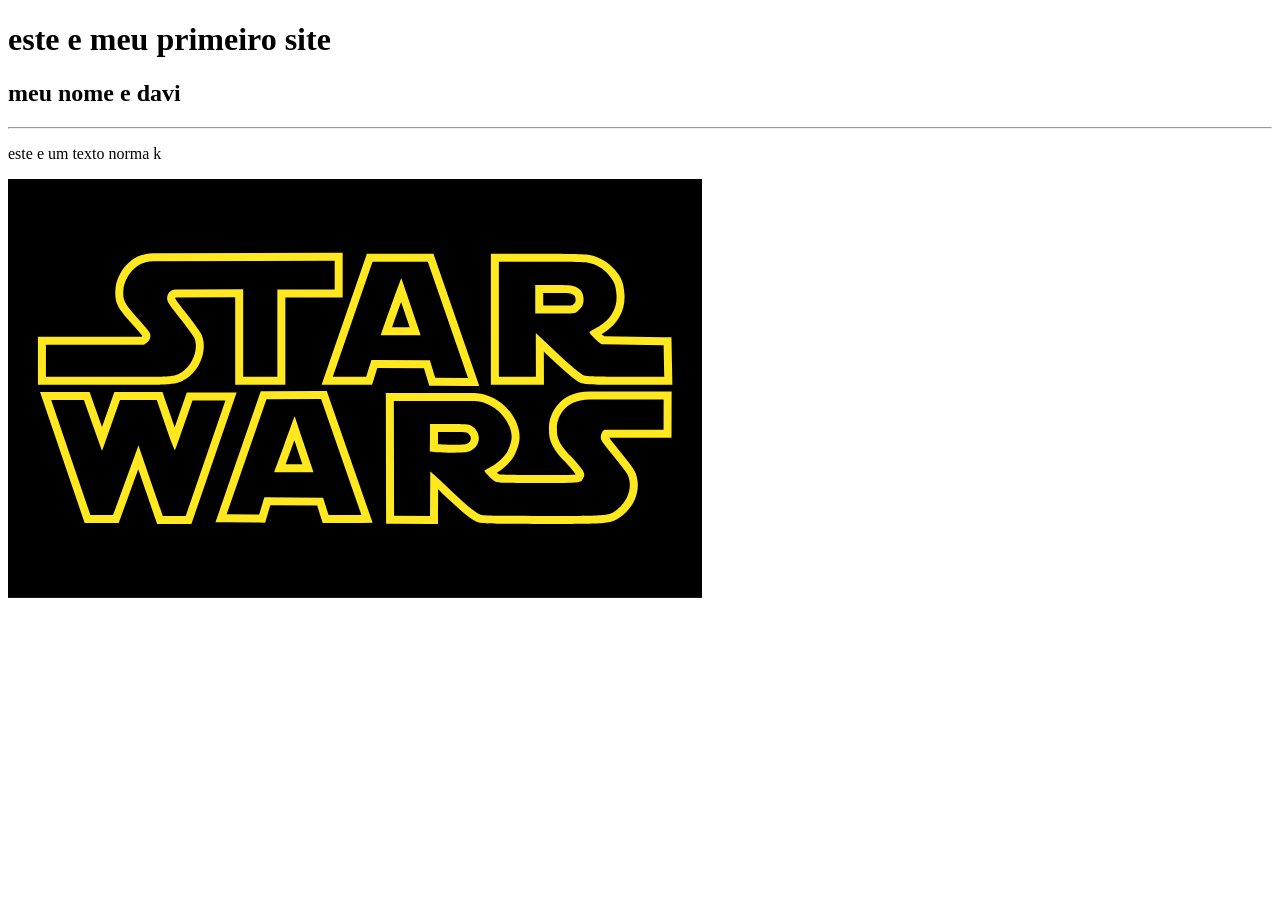
<file: INDEX.HTML>
<!DOCTYPE html>
<html lang="br">

<head>
    <meta charset="UTF-8">
    <meta name="viewport" content="width=device-width, initial-scale=1.0">
    <title>Document</title>
</head>

<body>
    <div>
        <h1>este e meu primeiro site</h1>
        <h2>meu nome e davi</h2>
        <hr>
        <p>este e um texto norma k</p>
        <img src="./Star_Wars_Logo.svg" alt="">
    </div>
</body>



<footer>

</footer>


</html>
</file>
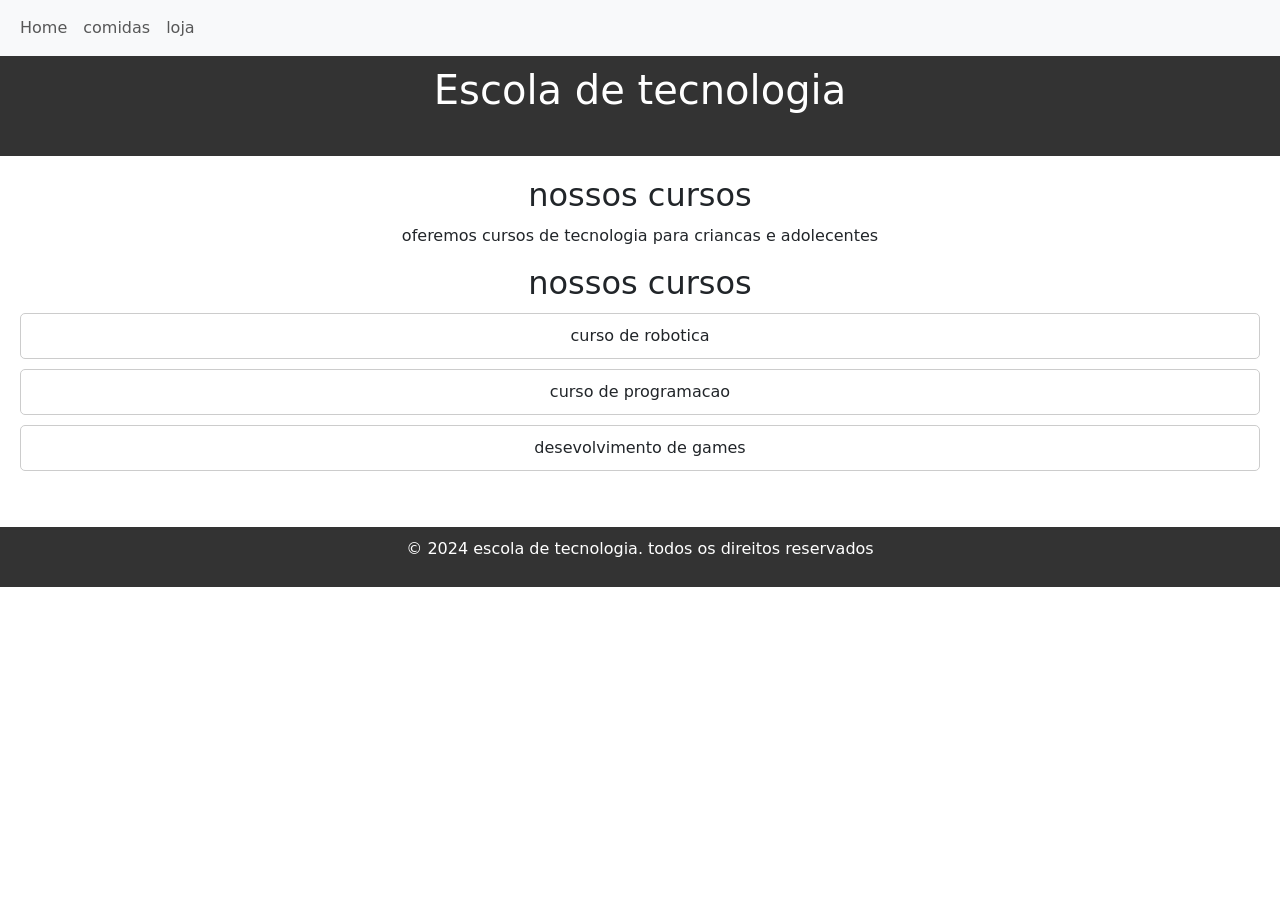
<file: src/pages/index.html>
<!DOCTYPE html>
<html lang="en">
<head>
    <meta charset="UTF-8">
    <meta name="viewport" content="width=device-width, initial-scale=1.0">
    <title>escola de tecnologia</title>
    <link rel="stylesheet" href="../sytle/index.css">
    <link href="https://cdn.jsdelivr.net/npm/bootstrap@5.3.3/dist/css/bootstrap.min.css" rel="stylesheet"
    integrity="sha384-QWTKZyjpPEjISv5WaRU9OFeRpok6YctnYmDr5pNlyT2bRjXh0JMhjY6hW+ALEwIH" crossorigin="anonymous">
<body>
    <nav class="navbar navbar-expand-lg bg-body-tertiary">
        <div class="container-fluid">
            <div class="collapse navbar-collapse" id="navbarScroll">
                <ul class="navbar-nav me-auto my-2 my-lg-0 navbar-nav-scroll" style="--bs-scroll-height: 100px;">
                    <li class="nav-item">
                        <a class="nav-link "  href="../pages/index.html">Home</a>
                    </li>
                    <li class="nav-item">
                        <a class="nav-link" href="../pages/comidas.html">comidas</a>
                    </li>
                 
                        
                 
          
                    
                    <li class="nav-item">
                        <a class="nav-link " href="../pages/loja.html">loja</a>
                    </li>
                </ul>
               
            </div>
        </div>
    </nav>
    <header>
        <h1>Escola de tecnologia</h1>
        <nav>
            <a href="Home"></a>
            <a href="cursos"></a>
            <a href="sobre"></a>
            <a href="contato"></a>
        </nav>
    </header>
<main>
    <section class="intro">
        <h2>nossos cursos</h2>
        <p>oferemos cursos de tecnologia para criancas e adolecentes</p>
    </section>

    <section class="courses">
        <h2>nossos cursos</h2>
        <ul>
            <li>curso de robotica</li>
            <li>curso de programacao</li>
            <li>desevolvimento de games</li>
        </ul>

    </section>
</main>
<footer>
    <p>&copy; 2024 escola de tecnologia. todos os direitos reservados</p>
    <script src="https://cdn.jsdelivr.net/npm/bootstrap@5.3.3/dist/js/bootstrap.bundle.min.js"
    integrity="sha384-YvpcrYf0tY3lHB60NNkmXc5s9fDVZLESaAA55NDzOxhy9GkcIdslK1eN7N6jIeHz"
    crossorigin="anonymous"></script>
</footer>
</body>
</html>
</file>
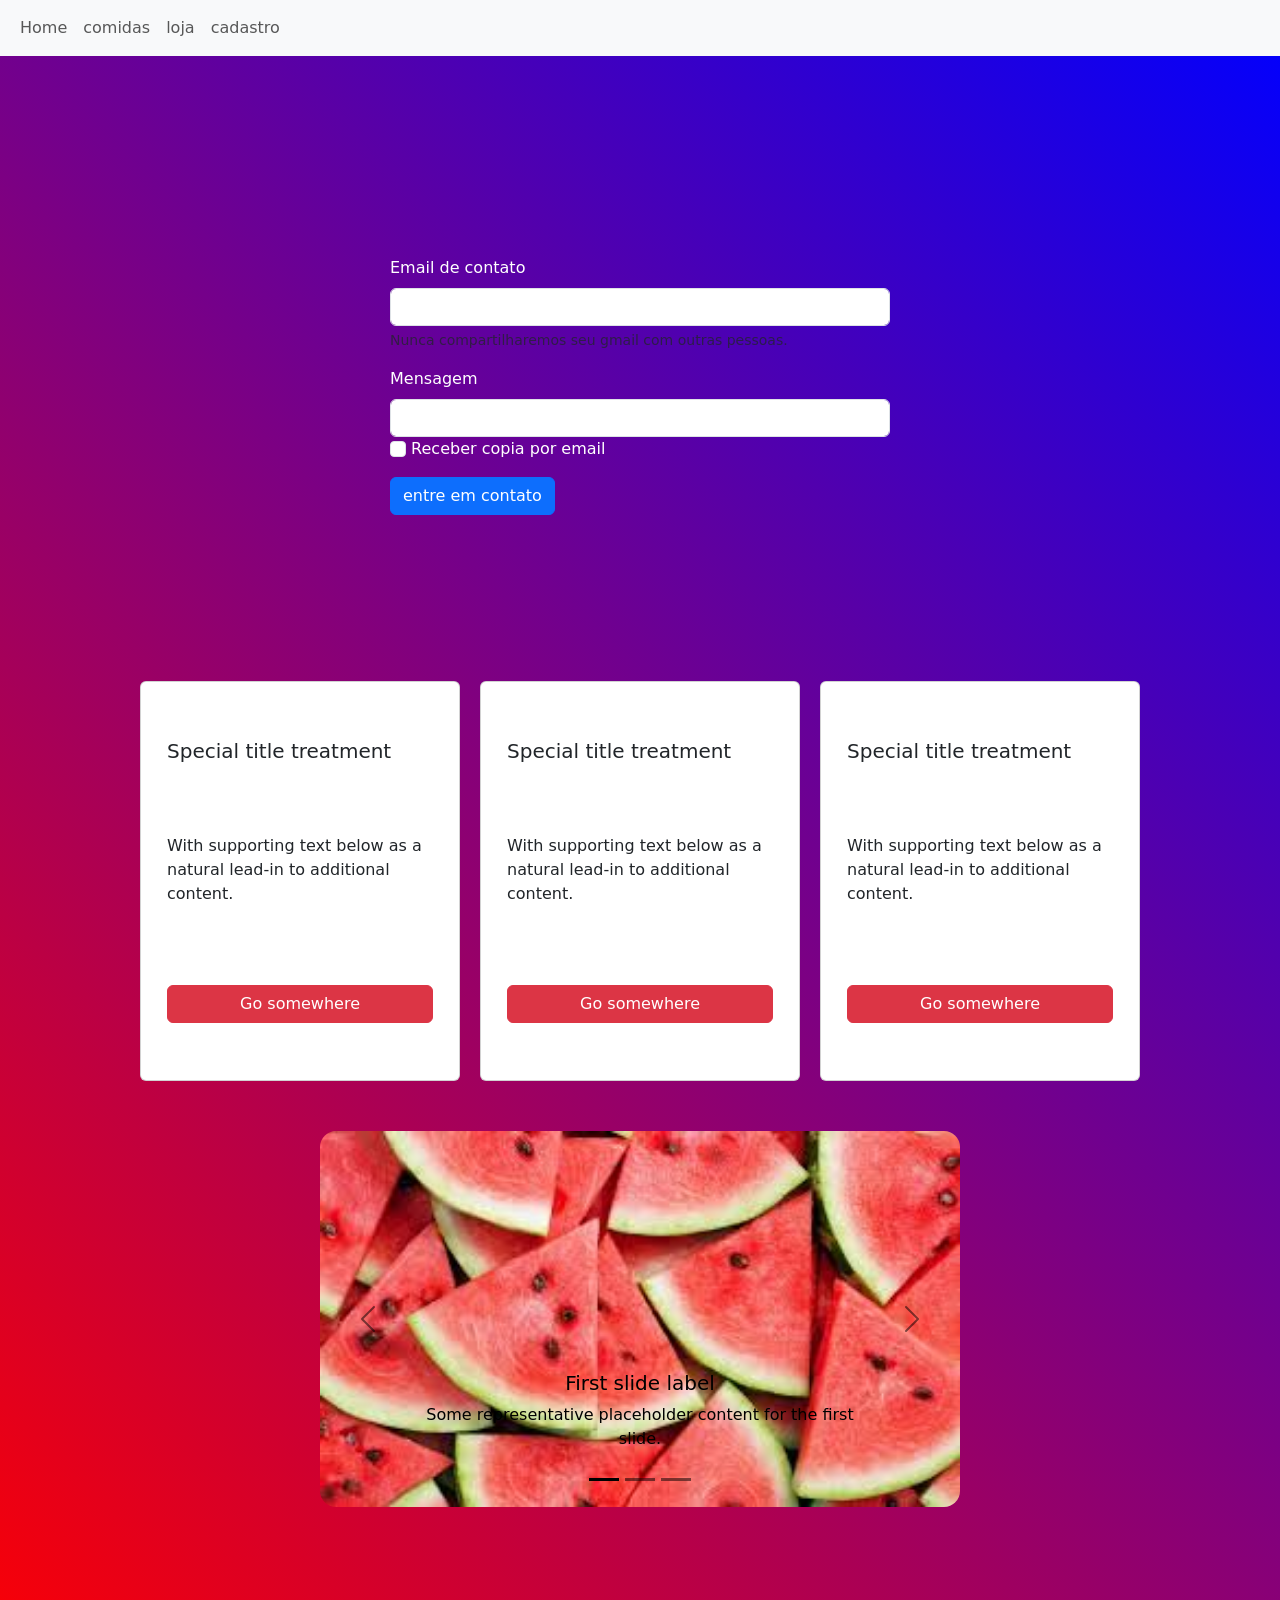
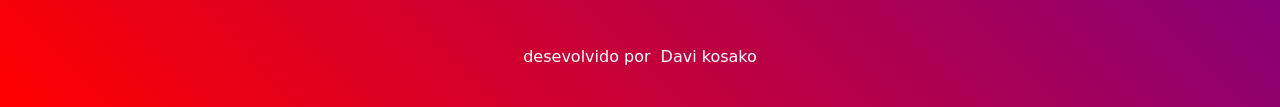
<file: src/pages/cadastro.html>
<!DOCTYPE html>
<html lang="en">

<head>
    <meta charset="UTF-8">
    <meta name="viewport" content="width=device-width, initial-scale=1.0">

    <link rel="stylesheet" href="../sytle/cadastro.css">
    <link href="https://cdn.jsdelivr.net/npm/bootstrap@5.3.3/dist/css/bootstrap.min.css" rel="stylesheet"
        integrity="sha384-QWTKZyjpPEjISv5WaRU9OFeRpok6YctnYmDr5pNlyT2bRjXh0JMhjY6hW+ALEwIH" crossorigin="anonymous">
    <title>Document</title>
</head>

<body>
    <div class="background-color">
        <nav class="navbar navbar-expand-lg bg-body-tertiary">
            <div class="container-fluid">
                <div class="collapse navbar-collapse" id="navbarScroll">
                    <ul class="navbar-nav me-auto my-2 my-lg-0 navbar-nav-scroll" style="--bs-scroll-height: 100px;">
                        <li class="nav-item">
                            <a class="nav-link " href="../pages/index.html">Home</a>
                        </li>
                        <li class="nav-item">
                            <a class="nav-link" href="../pages/comidas.html">comidas</a>
                        </li>
                        <li class="nav-item">
                            
    
                            </a>
                        </li>
                        <li class="nav-item">
                            <a class="nav-link " href="../pages/loja.html">loja</a>
                        </li>
                        <li class="nav-item">
                            <a class="nav-link " href="../pages/cadastro.html">cadastro</a>
                        </li>
                    </ul>
    
                </div>
            </div>
        </nav>
    
        <div id="contato">
            <form class="roboto">
                <div class="mb-3">
                    <label for="exapleInputEmail1" class="form-label">Email de contato</label>
                    <input type="email" class="form-control" id="exapleInputEmail1" aria-describedby="emailHelp">
                    <div id="emailHelp" class="form-text">Nunca compartilharemos seu gmail com outras pessoas.</div>
                </div>
                <div class="mb-3">
                    <label for="exapleInputPassword1" class="form-label">Mensagem</label>
                    <input type="password" class="form-control" id="exapleInputPassword1">
    
                    <div class="mb-3 form check">
                        <input type="checkbox" class="form-check-input" id="exapleCheck1">
                        <label class="form-check-label" for="exampleCheck1">Receber copia por email</label>
                    </div>
                    <button type="submit" class="btn btn-primary ">entre em contato</button>
    
                </div>
            </form>
        </div>
    
        <div id="planos" class="roboto">
            <div class="card w-25">
                <div class="card-body">
                    <h5 class="card-title titulo-plano titulo-plano-red">Special title treatment</h5>
                    <p class="card-text">With supporting text below as a natural lead-in to additional content.</p>
                    <a href="#" class="btn btn-danger">Go somewhere</a>
                </div>
            </div>
            <div class="card w-25">
                <div class="card-body">
                    <h5 class="card-title titulo-plano titulo-plano-red">Special title treatment</h5>
                    <p class="card-text">With supporting text below as a natural lead-in to additional content.</p>
                    <a href="#" class="btn btn-danger">Go somewhere</a>
                </div>
            </div>
            <div class="card w-25">
                <div class="card-body">
                    <h5 class="card-title titulo-plano titulo-plano-red">Special title treatment</h5>
                    <p class="card-text">With supporting text below as a natural lead-in to additional content.</p>
                    <a href="#" class="btn btn-danger">Go somewhere</a>
                </div>
            </div>
        </div>
    
        <div id="sobre">
            <div id="carouselExampleDark" class="carousel carousel-dark w-50 slide">
                <div class="carousel-indicators">
                    <button type="button" data-bs-target="#carouselExampleDark" data-bs-slide-to="0" class="active"
                        aria-current="true" aria-label="Slide 1"></button>
                    <button type="button" data-bs-target="#carouselExampleDark" data-bs-slide-to="1"
                        aria-label="Slide 2"></button>
                    <button type="button" data-bs-target="#carouselExampleDark" data-bs-slide-to="2"
                        aria-label="Slide 3"></button>
                </div>
                <div class="carousel-inner">
                    <div class="carousel-item active" data-bs-interval="10000">
                        <img src="../image/melancia.jfif" class="d-block w-100" alt="...">
                        <div class="carousel-caption d-none d-md-block">
                            <h5>First slide label</h5>
                            <p>Some representative placeholder content for the first slide.</p>
                        </div>
                    </div>
                    <div class="carousel-item" data-bs-interval="2000">
                        <img src="../image/kiwi.jfif" class="d-block w-100" alt="...">
                        <div class="carousel-caption d-none d-md-block">
                            <h5>Second slide label</h5>
                            <p>Some representative placeholder content for the second slide.</p>
                        </div>
                    </div>
                    <div class="carousel-item">
                        <img src="../image/pera.jfif" class="d-block w-100" alt="...">
                        <div class="carousel-caption d-none d-md-block">
                            <h5>Third slide label</h5>
                            <p>Some representative placeholder content for the third slide.</p>
                        </div>
                    </div>
                </div>
                <button class="carousel-control-prev" type="button" data-bs-target="#carouselExampleDark"
                    data-bs-slide="prev">
                    <span class="carousel-control-prev-icon" aria-hidden="true"></span>
                    <span class="visually-hidden">Previous</span>
                </button>
                <button class="carousel-control-next" type="button" data-bs-target="#carouselExampleDark"
                    data-bs-slide="next">
                    <span class="carousel-control-next-icon" aria-hidden="true"></span>
                    <span class="visually-hidden">Next</span>
                </button>
            </div>
        </div>
    
        <div id="rodape" class="roboto">
            desevolvido por <a id="rodape-text" href="https://github.com/kosakinha012">Davi kosako</a>
        </div>
    
    </div>
    
    <script src="https://cdn.jsdelivr.net/npm/bootstrap@5.3.3/dist/js/bootstrap.bundle.min.js"
        integrity="sha384-YvpcrYf0tY3lHB60NNkmXc5s9fDVZLESaAA55NDzOxhy9GkcIdslK1eN7N6jIeHz"
        crossorigin="anonymous"></script>
</body>

</html>
</file>
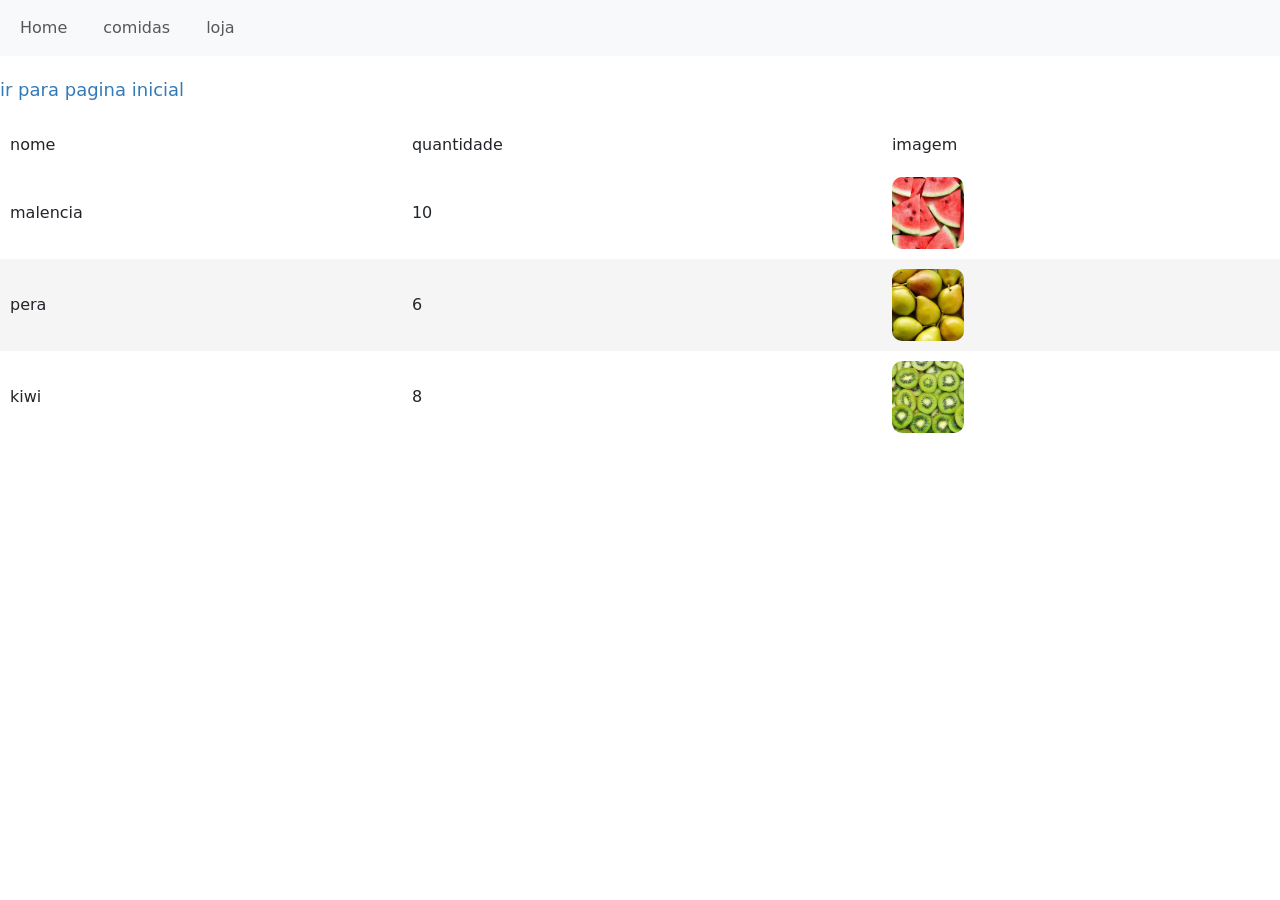
<file: src/pages/comidas.html>
<!DOCTYPE html>
<html lang="en">

<head>
    <meta charset="UTF-8">
    <meta name="viewport" content="width=device-width, initial-scale=1.0">
    <title>Document</title>
    <link rel="stylesheet" href="../sytle/comidas.css">
    <link rel="stylesheet" href="../sytle/global.css">
    <link href="https://cdn.jsdelivr.net/npm/bootstrap@5.3.3/dist/css/bootstrap.min.css" rel="stylesheet"
    integrity="sha384-QWTKZyjpPEjISv5WaRU9OFeRpok6YctnYmDr5pNlyT2bRjXh0JMhjY6hW+ALEwIH" crossorigin="anonymous">
</head>

<body>
    <nav class="navbar navbar-expand-lg bg-body-tertiary">
        <div class="container-fluid">
            <div class="collapse navbar-collapse" id="navbarScroll">
                <ul class="navbar-nav me-auto my-2 my-lg-0 navbar-nav-scroll" style="--bs-scroll-height: 100px;">
                    <li class="nav-item">
                        <a class="nav-link "  href="../pages/index.html">Home</a>
                    </li>
                    <li class="nav-item">
                        <a class="nav-link" href="../pages/comidas.html">comidas</a>
                    </li>
                 
                    <li class="nav-item">
                        <a class="nav-link " href="../pages/loja.html">loja</a>
                    </li>
                </ul>
               
            </div>
        </div>
    </nav>
    <table>
        <thead>
            <tr>
                <b>
                    <td>nome</td>
                    <td>quantidade</td>
                    <td>imagem</td>
                </b>
            </tr>
        </thead>
        <tbody>
            <tr>
                <td>malencia</td>
                <td>10</td>
                <td><img src="../image/melancia.jfif" width="72"></td>
            </tr>
            <tr>
                <td>pera</td>
                <td>6</td>
                <td><img src="../image/kiwi.jfif" width="72"></td>
            </tr>
            <tr>
                <td>kiwi</td>
                <td>8</td>
                <td><img src="../image/pera.jfif" width="72"></td>
            </tr>
            <div id="links-comidas">
                <a href="../pages/index.html">ir para pagina inicial</a>
            </div>
        </tbody>
        <tfoot></tfoot>

    </table>
    <script src="https://cdn.jsdelivr.net/npm/bootstrap@5.3.3/dist/js/bootstrap.bundle.min.js"
    integrity="sha384-YvpcrYf0tY3lHB60NNkmXc5s9fDVZLESaAA55NDzOxhy9GkcIdslK1eN7N6jIeHz"
    crossorigin="anonymous"></script>
</body>

</html>
</file>
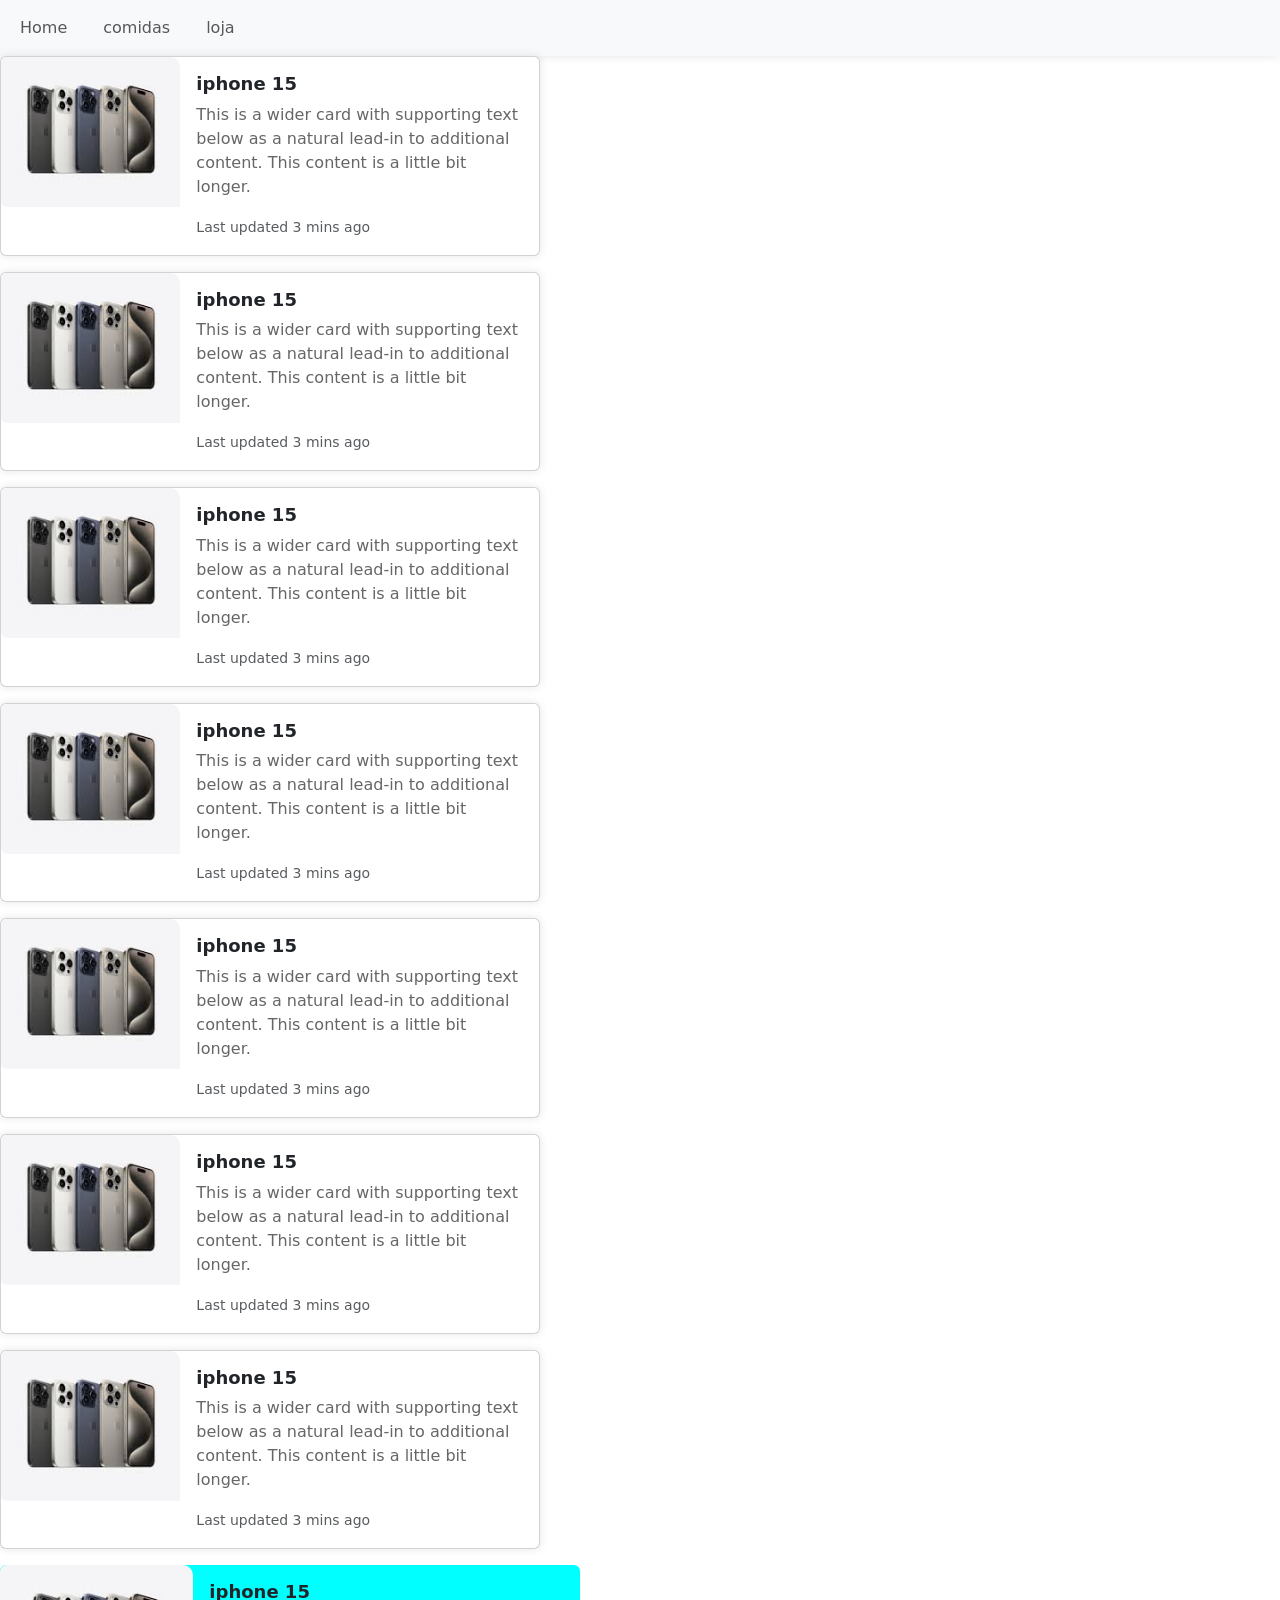
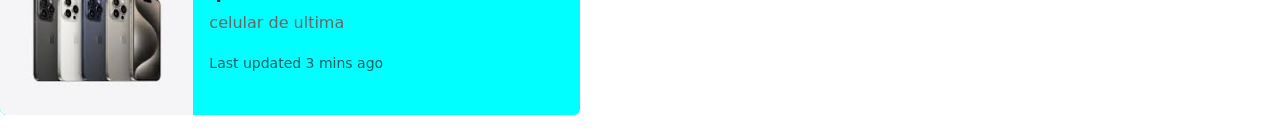
<file: src/pages/loja.html>
<!DOCTYPE html>
<html lang="en">

<head>
    <style>

    </style>
    <meta charset="UTF-8">
    <meta name="viewport" content="width=device-width, initial-scale=1.0">
    <title>Document</title>
    <link rel="stylesheet" href="../sytle/loja.css">
    <link href="https://cdn.jsdelivr.net/npm/bootstrap@5.3.3/dist/css/bootstrap.min.css" rel="stylesheet"
        integrity="sha384-QWTKZyjpPEjISv5WaRU9OFeRpok6YctnYmDr5pNlyT2bRjXh0JMhjY6hW+ALEwIH" crossorigin="anonymous">
</head>

<body>
    <nav class="navbar navbar-expand-lg bg-body-tertiary">
        <div class="container-fluid">
            <div class="collapse navbar-collapse" id="navbarScroll">
                <ul class="navbar-nav me-auto my-2 my-lg-0 navbar-nav-scroll" style="--bs-scroll-height: 100px;">
                    <li class="nav-item">
                        <a class="nav-link "  href="../pages/index.html">Home</a>
                    </li>
                    <li class="nav-item">
                        <a class="nav-link" href="../pages/comidas.html">comidas</a>
                    </li>
                 
                        
                 
          
                    
                    <li class="nav-item">
                        <a class="nav-link " href="../pages/loja.html">loja</a>
                    </li>
                </ul>
               
            </div>
        </div>
    </nav>
   
    <div id="cards">
        <div class="card mb-3" style="max-width: 540px;">
            <div class="row g-0">
              <div class="col-md-4">
                <img src="../image/download.jfif" class="img-fluid rounded-start" alt="...">
              </div>
              <div class="col-md-8">
                <div class="card-body">
                  <h5 class="card-title">iphone 15</h5>
                  <p class="card-text">This is a wider card with supporting text below as a natural lead-in to additional content. This content is a little bit longer.</p>
                  <p class="card-text"><small class="text-body-secondary">Last updated 3 mins ago</small></p>
                </div>
              </div>
            </div>
          </div>
          <div class="card mb-3" style="max-width: 540px;">
            <div class="row g-0">
              <div class="col-md-4">
                <img src="../image/download.jfif" class="img-fluid rounded-start" alt="...">
              </div>
              <div class="col-md-8">
                <div class="card-body">
                  <h5 class="card-title">iphone 15</h5>
                  <p class="card-text">This is a wider card with supporting text below as a natural lead-in to additional content. This content is a little bit longer.</p>
                  <p class="card-text"><small class="text-body-secondary">Last updated 3 mins ago</small></p>
                </div>
              </div>
            </div>
          </div>
          <div class="card mb-3" style="max-width: 540px;">
            <div class="row g-0">
              <div class="col-md-4">
                <img src="../image/download.jfif" class="img-fluid rounded-start" alt="...">
              </div>
              <div class="col-md-8">
                <div class="card-body">
                  <h5 class="card-title">iphone 15</h5>
                  <p class="card-text">This is a wider card with supporting text below as a natural lead-in to additional content. This content is a little bit longer.</p>
                  <p class="card-text"><small class="text-body-secondary">Last updated 3 mins ago</small></p>
                </div>
              </div>
            </div>
          </div>
          <div class="card mb-3" style="max-width: 540px;">
            <div class="row g-0">
              <div class="col-md-4">
                <img src="../image/download.jfif" class="img-fluid rounded-start" alt="...">
              </div>
              <div class="col-md-8">
                <div class="card-body">
                  <h5 class="card-title">iphone 15</h5>
                  <p class="card-text">This is a wider card with supporting text below as a natural lead-in to additional content. This content is a little bit longer.</p>
                  <p class="card-text"><small class="text-body-secondary">Last updated 3 mins ago</small></p>
                </div>
              </div>
            </div>
          </div>
          <div class="card mb-3" style="max-width: 540px;">
            <div class="row g-0">
              <div class="col-md-4">
                <img src="../image/download.jfif" class="img-fluid rounded-start" alt="...">
              </div>
              <div class="col-md-8">
                <div class="card-body">
                  <h5 class="card-title">iphone 15</h5>
                  <p class="card-text">This is a wider card with supporting text below as a natural lead-in to additional content. This content is a little bit longer.</p>
                  <p class="card-text"><small class="text-body-secondary">Last updated 3 mins ago</small></p>
                </div>
              </div>
            </div>
          </div>
          <div class="card mb-3" style="max-width: 540px;">
            <div class="row g-0">
              <div class="col-md-4">
                <img src="../image/download.jfif" class="img-fluid rounded-start" alt="...">
              </div>
              <div class="col-md-8">
                <div class="card-body">
                  <h5 class="card-title">iphone 15</h5>
                  <p class="card-text">This is a wider card with supporting text below as a natural lead-in to additional content. This content is a little bit longer.</p>
                  <p class="card-text"><small class="text-body-secondary">Last updated 3 mins ago</small></p>
                </div>
              </div>
            </div>
          </div>
          <div class="card mb-3" style="max-width: 540px;">
            <div class="row g-0">
              <div class="col-md-4">
                <img src="../image/download.jfif" class="img-fluid rounded-start" alt="...">
              </div>
              <div class="col-md-8">
                <div class="card-body">
                  <h5 class="card-title">iphone 15</h5>
                  <p class="card-text">This is a wider card with supporting text below as a natural lead-in to additional content. This content is a little bit longer.</p>
                  <p class="card-text"><small class="text-body-secondary">Last updated 3 mins ago</small></p>
                </div>
              </div>
            </div>
          </div>
          <div class="card mb-3" class="card" style="max-width: 580px; background-color:aqua;">
            <div class="row g-0">
              <div class="col-md-4">
                <img src="../image/download.jfif" class="img-fluid rounded-start" alt="...">
              </div>
              <div class="col-md-8">
                <div class="card-body">
                  <h5 class="card-title">iphone 15</h5>
                  <p class="card-text">celular de ultima</p>
                  <p class="card-text"><small class="text-body-secondary">Last updated 3 mins ago</small></p>
                </div>
              </div>
            </div>
          </div>
    </div>

  
</body>
<footer>
    <script src="https://cdn.jsdelivr.net/npm/bootstrap@5.3.3/dist/js/bootstrap.bundle.min.js"
        integrity="sha384-YvpcrYf0tY3lHB60NNkmXc5s9fDVZLESaAA55NDzOxhy9GkcIdslK1eN7N6jIeHz"
        crossorigin="anonymous"></script>
</footer>

</html>
</file>
<file: src/sytle/index.css>
body {
    font-family: Arial, sans-serif;
    margin: 0;
    padding: 0;
    background-color: #f4f4f4;
    color: #333;
}

header {
    background-color: #333;
    color: white;
    padding: 10px 0;
    text-align: center;
}

header nav a {
    color: #fff;
    margin: 0 15px;
    text-decoration: none;
    font-size: 1rem;
}

main {
    padding: 20px;
    text-align: center;
}

.intro h2 {
    margin-bottom: 10px;
    font-size: 2rem;
}

.courses ul {
    list-style: none;
    padding: 0;
}

.courses ul li {
    background-color: #fff;
    margin: 10px 0;
    padding: 10px;
    border: 1px solid #ccc;
    border-radius: 5px;
}

footer {
    background-color: #333;
    color: #fff;
    text-align: center;
    padding: 10px 0;
    margin-top: 20px;
    
}
</file>
<file: src/sytle/cadastro.css>
body{
    background: linear-gradient(45deg,red,blue);
}

#contato {
    display: flex;
    justify-content: center;
    margin-top: 100px;
    padding: 100px;
}
#contato form {
    width: 500px;
    color: white;
}
.form-text {
    color: white;
}
#planos {
    display: flex;
    justify-content: center;
    height: 400px;
    margin-top: 50px;
    margin-bottom: 50px;
    align-items: center;

}
#planos div {
    height: 400px;
    display: flex;
    flex-direction: column;
    justify-content: space-around;
    margin: 10px;
}
#sobre {
    display: flex;
    justify-content: center;
    align-self: start;
    margin-bottom: 100px;
}
#carouselExampleDark {
    border-radius: 16px;
}
#sobre img {
    width: 100%;
    border-radius: 16px;
}

#rodape-text {
    text-decoration: none;
    color: white;
    margin-left: 10px;
}
#rodape {
    height: 100px;
    margin-top: 100px;
    color: white;
    display: flex;
    justify-content: center;
    align-items: center;
    flex-direction: row;
}
</file>
<file: src/sytle/comidas.css>
/* comidas.css */

/* Styles for the navigation bar */
.navbar {
    background-color: #333;
    padding: 1rem;
  }
  
  .navbar-nav {
    flex-direction: row;
  }
  
  .nav-item {
    margin-right: 20px;
  }
  
  .nav-link {
    color: #fff;
    text-decoration: none;
  }
  
  .nav-link:hover {
    color: #ccc;
  }
  
  /* Styles for the table */
  table {
    width: 100%;
    border-collapse: collapse;
    margin: 20px 0;
  }
  
  th, td {
    border: 1px solid #ddd;
    padding: 10px;
    text-align: left;
  }
  
  th {
    background-color: #f0f0f0;
  }
  
  tbody tr:nth-child(even) {
    background-color: #f5f5f5;
  }
  
  /* Styles for the image */
  img {
    width: 72px;
    height: 72px;
    object-fit: cover;
    border-radius: 10px;
  }
  
  /* Styles for the links */
  #links-comidas {
    margin-top: 20px;
  }
  
  #links-comidas a {
    text-decoration: none;
    color: #337ab7;
  }
  
  #links-comidas a:hover {
    color: #23527c;
  }
</file>
<file: src/sytle/global.css>
body{
    background-color: rgb(0, 0, 0);
    color: white;

}

a{
    color: white;
    text-decoration: none;
    font-size: 18px;

}

a:hover{
    color: rgb(170, 255, 0);
}
body{
    background-color: rgb(0, 0, 0);
    color: white;

}

a{
    color: white;
    text-decoration: none;
    font-size: 18px;

}

a:hover{
    color: rgb(170, 255, 0);
}
</file>
<file: src/sytle/loja.css>
/* loja.css */

/* Global Styles */
* {
  box-sizing: border-box;
  margin: 0;
  padding: 0;
}

body {
  font-family: 'Open Sans', sans-serif;
  line-height: 1.6;
  color: #333;
  background-color: #f9f9f9;
}

h1, h2, h3, h4, h5, h6 {
  font-weight: bold;
  margin-bottom: 10px;
  color: #222;
}

/* Styles for the navigation bar */
.navbar {
  background-color: #333;
  padding: 1rem;
  box-shadow: 0 0 10px rgba(0, 0, 0, 0.1);
}

.navbar-nav {
  flex-direction: row;
}

.nav-item {
  margin-right: 20px;
}

.nav-link {
  color: #fff;
  text-decoration: none;
  transition: color 0.2s ease;
}

.nav-link:hover {
  color: #ccc;
}

/* Styles for the cards */
.card {
  margin-bottom: 20px;
  box-shadow: 0 0 10px rgba(0, 0, 0, 0.1);
  border-radius: 10px;
  overflow: hidden;
}

.card img {
  width: 100%;
  height: 150px;
  object-fit: cover;
  border-radius: 10px 10px 0 0;
}

.card-body {
  padding: 20px;
}

.card-title {
  font-weight: bold;
  margin-bottom: 10px;
  font-size: 18px;
}

.card-text {
  font-size: 16px;
  color: #666;
}

.text-body-secondary {
  color: #999;
  font-size: 14px;
}

/* Styles for the font */
.matemasie-regular {
  font-family: 'Matemasie Regular', sans-serif;
  font-size: 24px;
  color: #333;
}

/* Styles for the background color of the last card */
.card:last-child {
  background-color: aqua;
  border: none;
  box-shadow: none;
}

/* Responsive Design */
@media (max-width: 768px) {
  .card {
    margin-bottom: 10px;
  }
  .card img {
    height: 100px;
  }
  .card-body {
    padding: 15px;
  }
  .card-title {
    font-size: 16px;
  }
  .card-text {
    font-size: 14px;
  }
}
</file>
